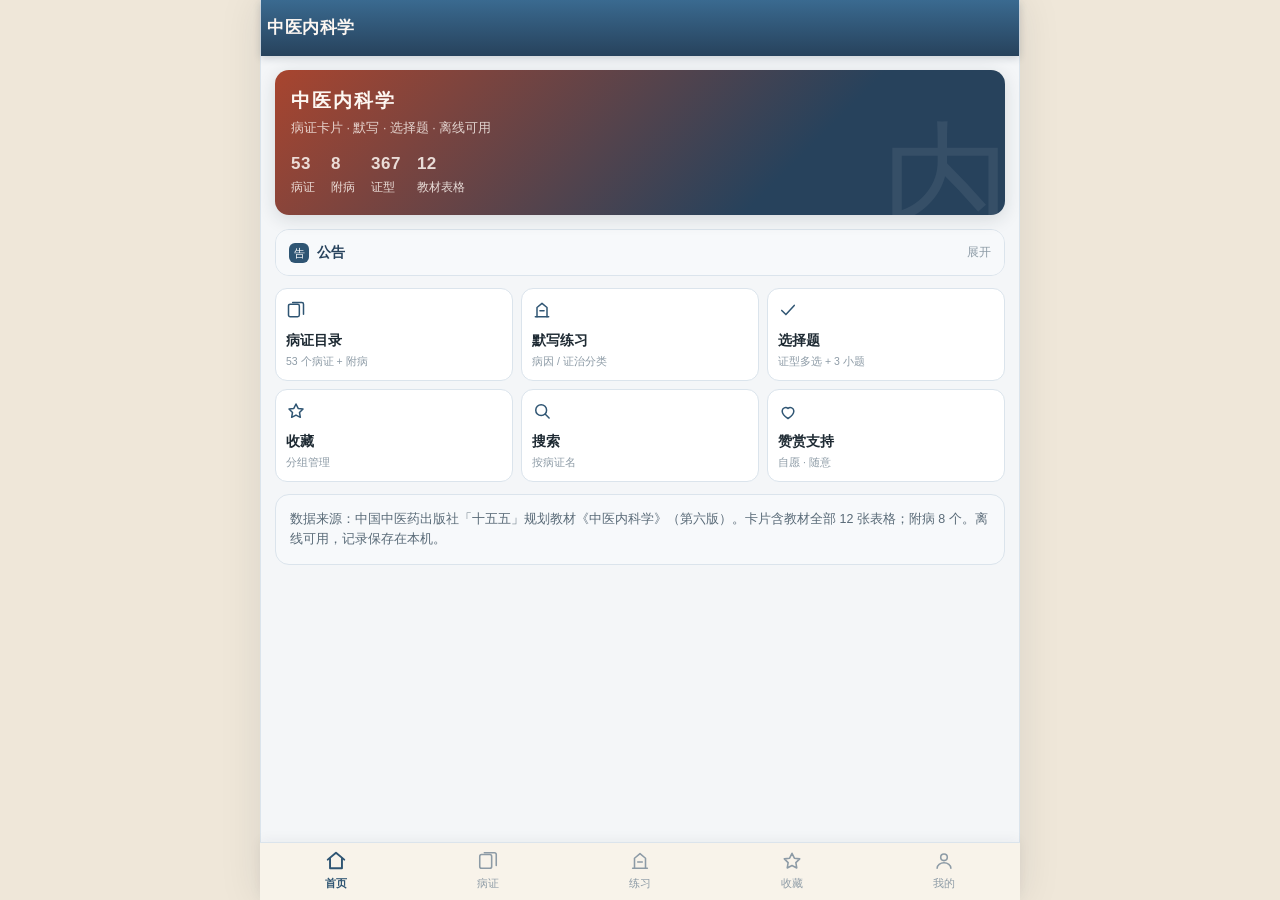
<file: index.html>
<!DOCTYPE html>
<html lang="zh-CN">
<head>
<meta charset="utf-8">
<meta name="viewport" content="width=device-width,initial-scale=1,maximum-scale=1,user-scalable=no,viewport-fit=cover">
<meta name="theme-color" content="#2f5573">
<meta name="format-detection" content="telephone=no">
<meta name="description" content="中医内科学背诵卡片与练习（离线可用）">
<title>中医内科学</title>
<link rel="stylesheet" href="app.css">
<meta name="apple-mobile-web-app-capable" content="yes">
<meta name="apple-mobile-web-app-status-bar-style" content="default">
<meta name="apple-mobile-web-app-title" content="中医内科学">
<meta name="mobile-web-app-capable" content="yes">
<link rel="manifest" href="manifest.webmanifest">
<link rel="apple-touch-icon" sizes="180x180" href="icons/apple-touch-icon.png">
<link rel="icon" type="image/png" sizes="192x192" href="icons/icon-192.png">
</head>
<body>
<div id="app">
  <header id="hd"></header>
  <main id="main"><div class="empty">载入中…</div></main>
  <nav id="tabbar"></nav>
</div>
<div id="toast" aria-live="polite"></div>
<div id="dialog"></div>
<script src="js/version.js"></script>
<script src="data/diseases.js"></script>
<script src="js/core.js"></script>
<script src="js/ui.js"></script>
<script src="js/cards.js"></script>
<script src="js/practice.js"></script>
<script src="js/misc.js"></script>
<script src="js/boot.js"></script>
<script>
/* 中医内科学 · 注册 Service Worker（离线可用；失败不影响已缓存资源） */
(function () {
  if (!('serviceWorker' in navigator)) return;
  window.addEventListener('load', function () {
    navigator.serviceWorker.register('sw.js', { scope: './' }).catch(function () {});
  });
})();
</script>
</body>
</html>
</file>
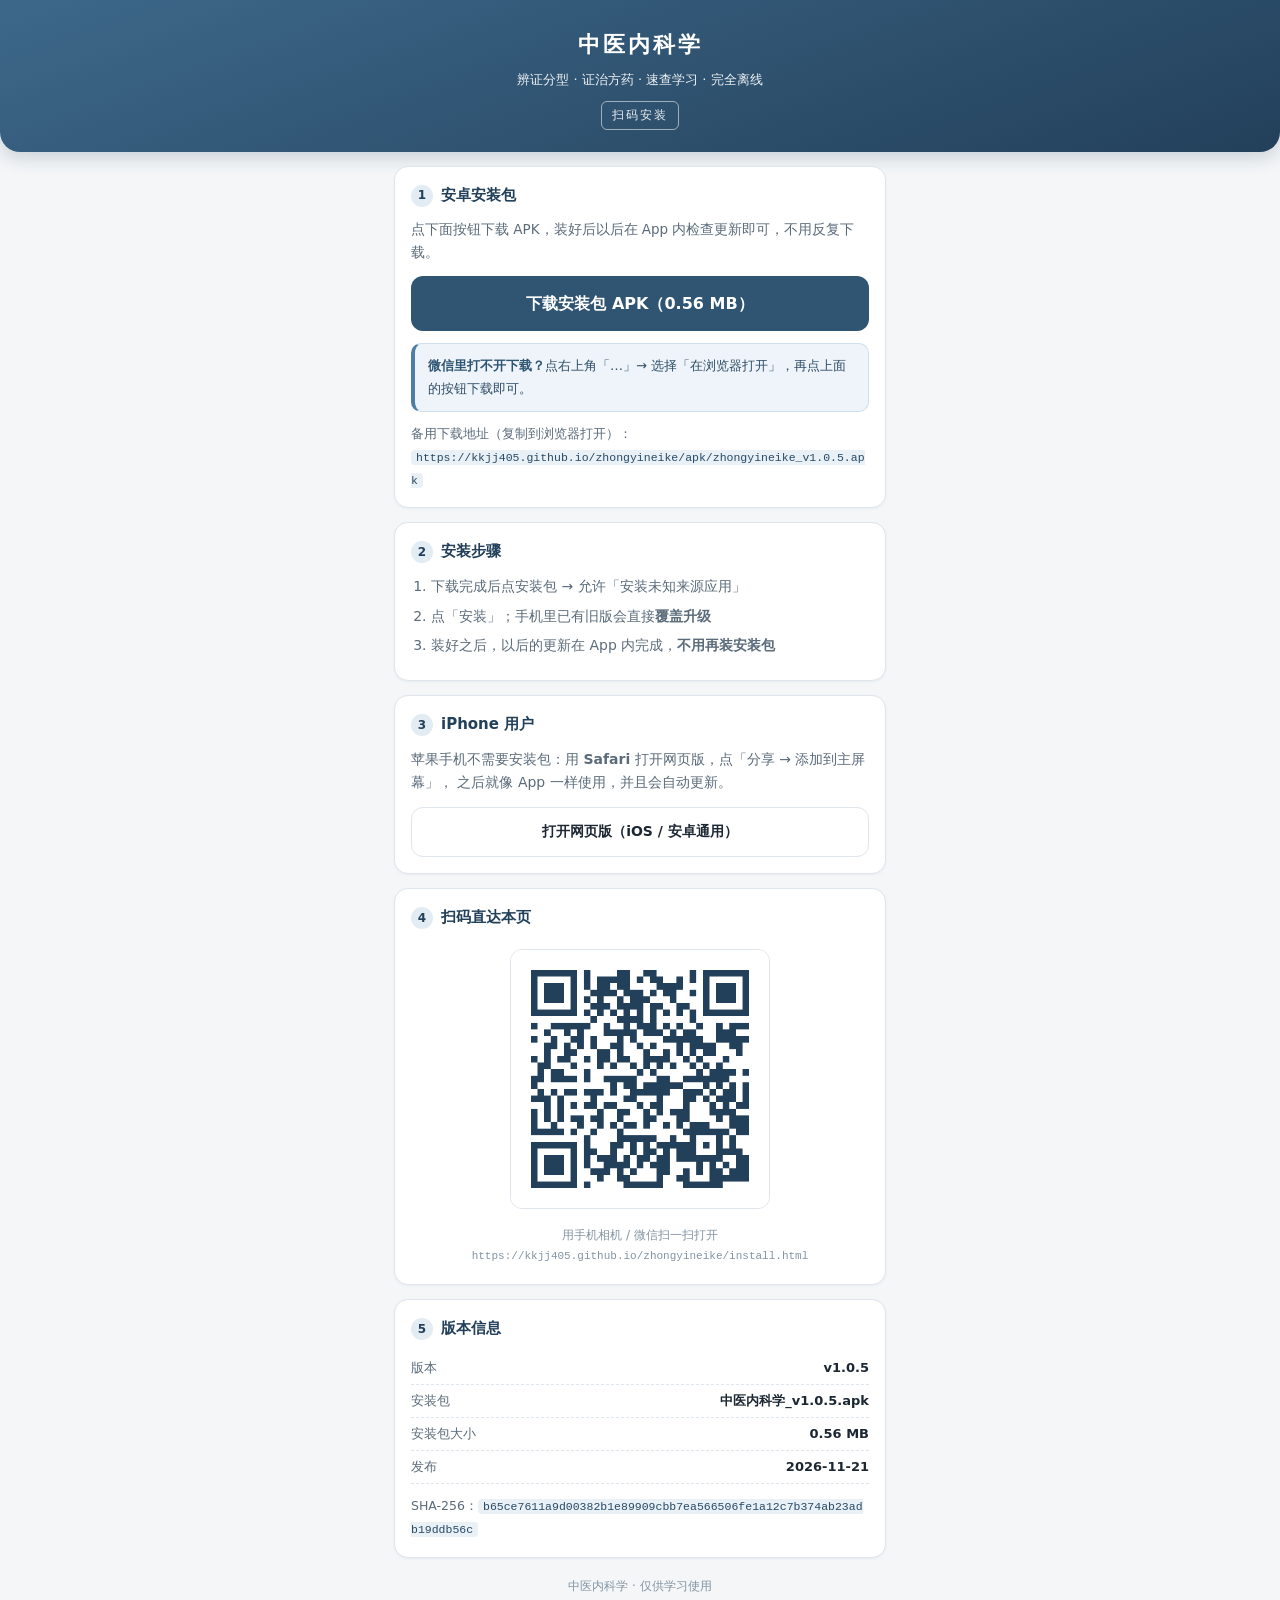
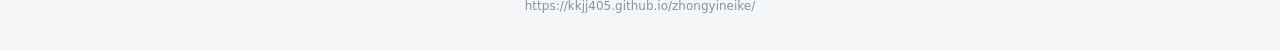
<file: install.html>
<!DOCTYPE html>
<html lang="zh-CN">
<head>
<meta charset="utf-8">
<meta name="viewport" content="width=device-width,initial-scale=1,viewport-fit=cover">
<meta name="theme-color" content="#2f5573">
<title>中医内科学 · 扫码安装</title>
<style>
:root{--paper:#f4f6f8;--dai:#2f5573;--dai-d:#23405a;--ink:#1c2733;--ink2:#5b6b7a;--line:#dfe5ec}
*{box-sizing:border-box;-webkit-tap-highlight-color:transparent}
body{margin:0;background:var(--paper);color:var(--ink);
  font:15px/1.7 -apple-system,BlinkMacSystemFont,"PingFang SC","Noto Sans CJK SC","Microsoft YaHei",system-ui,sans-serif;
  -webkit-font-smoothing:antialiased;padding-bottom:34px}
.wrap{max-width:520px;margin:0 auto;padding:0 14px}
header{background:linear-gradient(160deg,#3d688a,#23405a);color:#fff;padding:26px 0 22px;text-align:center;
  border-radius:0 0 20px 20px;box-shadow:0 6px 18px rgba(35,64,90,.20)}
header h1{margin:0 0 6px;font-size:22px;letter-spacing:3px}
header p{margin:0;font-size:13px;opacity:.92}
.card{background:#ffffff;border:1px solid var(--line);border-radius:14px;padding:16px;margin-top:14px;
  box-shadow:0 1px 3px rgba(44,66,84,.05)}
.card h2{margin:0 0 10px;font-size:15px;display:flex;align-items:center;gap:8px;color:var(--dai-d)}
.card h2 i{width:22px;height:22px;border-radius:50%;background:#e3ecf3;color:var(--dai-d);
  font-style:normal;font-size:12px;font-weight:700;display:flex;align-items:center;justify-content:center;flex:0 0 22px}
.btn{display:block;text-align:center;text-decoration:none;border-radius:12px;padding:14px;font-size:16px;font-weight:700;
  background:var(--dai);color:#fff;margin-top:12px}
.btn:active{background:var(--dai-d)}
.btn.ghost{background:#ffffff;color:var(--ink);border:1px solid var(--line);font-weight:600;font-size:14px;padding:12px}
.note{background:#eef4f9;border:1px solid #cfdfec;border-left:4px solid #4d7ea6;border-radius:10px;
  padding:11px 13px;font-size:13px;color:#2f4d67;line-height:1.7;margin-top:12px}
.note b{color:#2f5573}
ol{margin:8px 0 0;padding-left:20px;font-size:14px;color:var(--ink2)}
ol li{margin-bottom:6px}
.qrbox{text-align:center;padding:8px 0 2px}
.qrbox img{width:min(70vw,260px);height:auto;border-radius:12px;border:1px solid var(--line);background:#fff}
.qrbox .tip{font-size:12px;color:#8394a3;margin-top:8px}
.kv{display:flex;justify-content:space-between;font-size:13px;color:var(--ink2);padding:5px 0;border-bottom:1px dashed var(--line)}
.kv:last-child{border-bottom:0}
.kv b{color:var(--ink)}
.meta{font-size:12.5px;color:var(--ink2);margin-top:10px;line-height:1.85;word-break:break-all}
.meta code{background:#e9f0f6;padding:1px 5px;border-radius:4px;font-size:11.5px;color:#284a66}
footer{text-align:center;color:#8394a3;font-size:12px;margin-top:18px;line-height:1.7}
.seal{display:inline-block;margin-top:10px;padding:3px 10px;border:1px solid rgba(255,255,255,.6);border-radius:6px;
  font-size:12px;letter-spacing:2px;opacity:.9}
</style>
</head>
<body>
<header>
  <h1>中医内科学</h1>
  <p>辨证分型 · 证治方药 · 速查学习 · 完全离线</p>
  <div class="seal">扫码安装</div>
</header>
<div class="wrap">

  <div class="card">
    <h2><i>1</i>安卓安装包</h2>
    <p style="font-size:13.5px;color:var(--ink2);margin:0 0 6px">
      点下面按钮下载 APK，装好后以后在 App 内检查更新即可，不用反复下载。
    </p>
    <a class="btn" href="apk/zhongyineike_v1.0.5.apk" download>下载安装包 APK（0.56 MB）</a>
    <div class="note">
      <b>微信里打不开下载？</b>点右上角「…」→ 选择「在浏览器打开」，再点上面的按钮下载即可。
    </div>
    <div class="meta">备用下载地址（复制到浏览器打开）：<br><code>https://kkjj405.github.io/zhongyineike/apk/zhongyineike_v1.0.5.apk</code></div>
  </div>

  <div class="card">
    <h2><i>2</i>安装步骤</h2>
    <ol>
      <li>下载完成后点安装包 → 允许「安装未知来源应用」</li>
      <li>点「安装」；手机里已有旧版会直接<b>覆盖升级</b></li>
      <li>装好之后，以后的更新在 App 内完成，<b>不用再装安装包</b></li>
    </ol>
  </div>

  <div class="card">
    <h2><i>3</i>iPhone 用户</h2>
    <p style="font-size:14px;color:var(--ink2);margin:0 0 10px">
      苹果手机不需要安装包：用 <b>Safari</b> 打开网页版，点「分享 → 添加到主屏幕」，
      之后就像 App 一样使用，并且会自动更新。
    </p>
    <a class="btn ghost" href="https://kkjj405.github.io/zhongyineike/">打开网页版（iOS / 安卓通用）</a>
  </div>

  <div class="card">
    <h2><i>4</i>扫码直达本页</h2>
    <div class="qrbox">
      <img src="[data-uri]" alt="扫码打开安装页">
      <div class="tip">用手机相机 / 微信扫一扫打开 <br><code style="font-size:11px">https://kkjj405.github.io/zhongyineike/install.html</code></div>
    </div>
  </div>

  <div class="card">
    <h2><i>5</i>版本信息</h2>
    <div class="kv"><span>版本</span><b>v1.0.5</b></div>
    <div class="kv"><span>安装包</span><b>中医内科学_v1.0.5.apk</b></div>
    <div class="kv"><span>安装包大小</span><b>0.56 MB</b></div>
    <div class="kv"><span>发布</span><b>2026-11-21</b></div>
    <div class="meta">SHA-256：<code>b65ce7611a9d00382b1e89909cbb7ea566506fe1a12c7b374ab23adb19ddb56c</code></div>
  </div>

  <footer>
    中医内科学 · 仅供学习使用<br>
    https://kkjj405.github.io/zhongyineike/
  </footer>
</div>
</body>
</html>
</file>
<file: app.css>
/* 中药学 · 宣纸米色 + 赭石棕 主题 */
:root{
  --paper:#f4f6f8; --paper-2:#e9eef2; --paper-3:#dbe3ea;
  --card:#ffffff; --card-2:#f7f9fb;
  --ink:#1e2a33; --ink-2:#5a6b78; --ink-3:#8d9ba6;
  --brown:#2f5573; --brown-d:#27425c; --brown-l:#7d95ad;
  --red:#a8382f; --red-l:#d08b80;
  --green:#2f7d4e; --green-l:#e4efe4;
  --blue:#2f5573; --blue-l:#e6eef7;
  --line:#dbe4ec; --line-2:#c4d2de;
  --sd:0 1px 2px rgba(30,42,51,.05), 0 2px 10px rgba(30,42,51,.06);
  --sd-2:0 4px 18px rgba(30,42,51,.14);
  --r:14px; --r-s:10px;
  --hd:56px; --tab:58px;
}
*{box-sizing:border-box;-webkit-tap-highlight-color:transparent}
html,body{margin:0;padding:0;height:100%}
body{
  background:var(--paper-2); color:var(--ink);
  font-family:-apple-system,BlinkMacSystemFont,"PingFang SC","Hiragino Sans GB","Microsoft YaHei","Source Han Sans SC",sans-serif;
  font-size:15px; line-height:1.65; -webkit-text-size-adjust:100%;
  overscroll-behavior-y:none;
}
.serif{font-family:"Songti SC","STSong","Noto Serif SC",Georgia,serif}
#app{
  position:relative; max-width:760px; margin:0 auto; min-height:100%;
  background:var(--paper); box-shadow:0 0 40px rgba(30,42,51,.10);
  display:flex; flex-direction:column;
}
/* ---------- 头部 ---------- */
#hd{
  position:sticky; top:0; z-index:30; height:var(--hd);
  display:flex; align-items:center; gap:6px; padding:0 10px 0 6px;
  background:linear-gradient(180deg,#3a6a90,#27425c);
  color:#fdf7f2; box-shadow:0 2px 8px rgba(23,42,60,.20);
  padding-top:env(safe-area-inset-top);
  height:calc(var(--hd) + env(safe-area-inset-top));
}
#hd .hd-title{font-size:17px; font-weight:600; letter-spacing:.5px; flex:1; min-width:0;
  overflow:hidden; text-overflow:ellipsis; white-space:nowrap}
#hd .hd-title small{font-weight:400; opacity:.75; font-size:12px; margin-left:6px}
.hd-btn{
  flex:0 0 auto; height:36px; min-width:36px; padding:0 10px; border:0; border-radius:9px;
  background:rgba(255,255,255,.14); color:#fff; font-size:14px; display:inline-flex;
  align-items:center; justify-content:center; gap:4px; cursor:pointer;
}
.hd-btn:active{background:rgba(255,255,255,.26)}
.hd-btn svg{width:18px;height:18px;fill:none;stroke:currentColor;stroke-width:1.9;stroke-linecap:round;stroke-linejoin:round}
/* ---------- 主体 ---------- */
#main{
  flex:1; padding:14px 14px calc(var(--tab) + env(safe-area-inset-bottom) + 22px);
  min-height:calc(100vh - var(--hd) - var(--tab));
}
#main.has-bar{padding-bottom:calc(var(--tab) + env(safe-area-inset-bottom) + 78px)}
/* ---------- 底部导航 ---------- */
#tabbar{
  position:fixed; left:50%; transform:translateX(-50%); bottom:0; z-index:40;
  width:100%; max-width:760px; height:calc(var(--tab) + env(safe-area-inset-bottom));
  padding-bottom:env(safe-area-inset-bottom);
  display:flex; background:rgba(248,243,234,.97); backdrop-filter:blur(8px);
  border-top:1px solid var(--line); box-shadow:0 -2px 12px rgba(30,42,51,.05);
}
#tabbar a{
  flex:1; display:flex; flex-direction:column; align-items:center; justify-content:center;
  gap:2px; text-decoration:none; color:var(--ink-3); font-size:11px; letter-spacing:.3px;
}
#tabbar a svg{width:22px;height:22px;fill:none;stroke:currentColor;stroke-width:1.7;stroke-linecap:round;stroke-linejoin:round}
#tabbar a.on{color:var(--brown); font-weight:600}
#tabbar a.on svg{stroke-width:2.1}
/* ---------- 通用 ---------- */
svg{flex:0 0 auto; overflow:visible}
.notice .nt svg{width:16px;height:16px;fill:none;stroke:currentColor;stroke-width:1.8;stroke-linecap:round}
.list .li > span svg{width:20px;height:20px;fill:none;stroke:currentColor;stroke-width:1.7;stroke-linecap:round;stroke-linejoin:round}
.btn svg{width:17px;height:17px;fill:none;stroke:currentColor;stroke-width:1.8;stroke-linecap:round;stroke-linejoin:round}
.card{background:var(--card); border:1px solid var(--line); border-radius:var(--r); box-shadow:var(--sd); padding:14px; margin-bottom:12px}
.card.flat{box-shadow:none; background:var(--card-2)}
.row{display:flex; align-items:center; gap:10px}
.row.between{justify-content:space-between}
.row.wrap{flex-wrap:wrap}
.grow{flex:1; min-width:0}
.muted{color:var(--ink-2)}
.dim{color:var(--ink-3)}
.small{font-size:12.5px}
.tiny{font-size:11.5px}
.b{font-weight:600}
.center{text-align:center}
.mt0{margin-top:0}.mt6{margin-top:6px}.mt10{margin-top:10px}.mt14{margin-top:14px}.mt18{margin-top:18px}
.mb0{margin-bottom:0}.mb6{margin-bottom:6px}.mb10{margin-bottom:10px}
.hr{height:1px;background:var(--line);margin:12px 0;border:0}
.empty{padding:44px 16px; text-align:center; color:var(--ink-3); font-size:14px}
.empty .em-ico{font-size:30px; opacity:.5; display:block; margin-bottom:8px}
h1,h2,h3,h4{margin:0 0 8px; line-height:1.35}
h1{font-size:20px}h2{font-size:17px}h3{font-size:15.5px}h4{font-size:14px}
p{margin:0 0 8px}
a{color:var(--brown); text-decoration:none}
/* 按钮 */
.btn{
  display:inline-flex; align-items:center; justify-content:center; gap:5px;
  height:42px; padding:0 18px; border-radius:11px; border:1px solid var(--line-2);
  background:var(--card); color:var(--ink); font-size:15px; font-weight:500;
  cursor:pointer; user-select:none; font-family:inherit;
}
.btn:active{transform:scale(.985); background:var(--card-2)}
.btn.primary{background:linear-gradient(180deg,#3d6f96,#2f5573); border-color:#20374d; color:#fff}
.btn.primary:active{background:#27425c}
.btn.danger{color:var(--red); border-color:#e6c6c0; background:#f8f1f0}
.btn.ghost{background:transparent; border-color:transparent; color:var(--brown)}
.btn.block{width:100%}
.btn.sm{height:34px; padding:0 12px; font-size:13.5px; border-radius:9px}
.btn.xs{height:28px; padding:0 9px; font-size:12.5px; border-radius:8px}
.btn[disabled]{opacity:.45; pointer-events:none}
.btn.on{background:var(--brown); color:#fff; border-color:var(--brown-d)}
/* 标签/胶囊 */
.chip{display:inline-flex; align-items:center; gap:4px; height:26px; padding:0 10px; border-radius:20px;
  background:var(--paper-2); border:1px solid var(--line); color:var(--brown-d); font-size:12.5px}
.chip.solid{background:#e8eef4; border-color:#c9d7e3}
.chip.gray{color:var(--ink-2); background:var(--paper-2)}
.chip.on{background:var(--brown); border-color:var(--brown-d); color:#fff}
.badge{display:inline-block; min-width:18px; height:18px; line-height:18px; padding:0 5px; border-radius:9px;
  background:var(--brown); color:#fff; font-size:11px; text-align:center}
.badge.gray{background:var(--line-2); color:var(--ink-2)}
/* 分段控件 */
.seg{display:flex; background:var(--paper-2); border:1px solid var(--line); border-radius:11px; padding:3px; gap:3px}
.seg button{flex:1; height:36px; border:0; border-radius:8px; background:transparent; color:var(--ink-2);
  font-size:14px; font-family:inherit; cursor:pointer}
.seg button.on{background:var(--card); color:var(--brown-d); font-weight:600; box-shadow:0 1px 4px rgba(90,70,40,.12)}
/* 表单 */
.field{margin-bottom:12px}
.field > label{display:block; font-size:13px; color:var(--ink-2); margin-bottom:5px}
.input, textarea.input{
  width:100%; border:1px solid var(--line-2); border-radius:10px; background:var(--card);
  padding:10px 12px; font-size:15px; color:var(--ink); font-family:inherit; line-height:1.6;
  outline:none; -webkit-appearance:none;
}
.input:focus, textarea.input:focus{border-color:var(--brown-l); box-shadow:0 0 0 3px rgba(47,85,115,.15)}
textarea.input{resize:vertical; min-height:88px}
.searchbox{position:relative}
.searchbox .input{padding-left:38px; height:44px}
.searchbox .s-ico{position:absolute; left:12px; top:12px; width:20px; height:20px;
  fill:none; stroke:var(--ink-3); stroke-width:1.9; stroke-linecap:round}
/* 开关 */
.switch{position:relative; width:46px; height:27px; flex:0 0 auto}
.switch input{position:absolute; opacity:0; width:0; height:0}
.switch .sl{position:absolute; inset:0; background:var(--line-2); border-radius:20px; transition:.18s}
.switch .sl:before{content:""; position:absolute; width:21px; height:21px; left:3px; top:3px;
  background:#fff; border-radius:50%; transition:.18s; box-shadow:0 1px 3px rgba(0,0,0,.18)}
.switch input:checked + .sl{background:var(--brown)}
.switch input:checked + .sl:before{transform:translateX(19px)}
/* 复选 */
.ck{display:inline-flex; align-items:center; gap:7px; cursor:pointer; user-select:none}
.ck input{width:18px; height:18px; accent-color:var(--brown); margin:0}
/* 列表 */
.list{background:var(--card); border:1px solid var(--line); border-radius:var(--r); overflow:hidden}
.list .li{display:flex; align-items:center; gap:10px; padding:13px 14px; border-bottom:1px solid var(--line);
  background:var(--card); cursor:pointer}
.list .li:last-child{border-bottom:0}
.list .li:active{background:var(--card-2)}
.list .li .li-t{flex:1; min-width:0}
.list .li .li-t .t{font-size:15px}
.list .li .li-t .s{font-size:12px; color:var(--ink-3); margin-top:1px}
.list .li .arrow{color:var(--line-2); font-size:18px}
/* 目录 */
.chap{margin-bottom:10px; border:1px solid var(--line); border-radius:var(--r); background:var(--card); overflow:hidden}
.chap-hd{display:flex; align-items:center; gap:9px; padding:12px 13px; cursor:pointer; background:var(--card-2)}
.chap-hd .cn{font-size:15px; font-weight:600; color:var(--brown-d); flex:1}
.chap-hd .caret{width:16px;height:16px;stroke:var(--ink-3);fill:none;stroke-width:2;stroke-linecap:round;stroke-linejoin:round;transition:.16s}
.chap.open .caret{transform:rotate(90deg)}
.chap-bd{display:none; padding:4px 0 8px}
.chap.open .chap-bd{display:block}
.sec{padding:6px 13px 2px}
.sec-t{font-size:12.5px; color:var(--ink-3); padding:5px 0 4px; letter-spacing:.4px}
.dr{display:flex; align-items:center; gap:8px; padding:9px 12px; margin:1px 8px; border-radius:9px; cursor:pointer}
.dr:active{background:var(--paper-2)}
.dr .nm{font-size:15.5px; font-family:"Songti SC","STSong","Noto Serif SC",serif; letter-spacing:.5px}
.dr.attach{padding-left:26px}
.dr.attach .nm{font-size:14.5px; color:var(--ink-2)}
.dr .flags{margin-left:auto; display:flex; gap:5px; align-items:center; font-size:11px; color:var(--ink-3)}
.dr .flag{font-size:11.5px}
.dr.hid .nm{text-decoration:line-through; color:var(--ink-3)}
.dr.sel{background:#e3ecf3}
.dr .ck input{width:17px;height:17px}
/* 卡片正文 */
.drug-title{display:flex; align-items:baseline; gap:8px; flex-wrap:wrap}
.drug-title .n{font-size:26px; font-family:"Songti SC","STSong","Noto Serif SC",serif; font-weight:600; letter-spacing:2px}
.drug-title .p{font-size:13px; color:var(--ink-3)}
.sec-block{margin-top:14px}
.sec-label{display:flex; align-items:center; gap:7px; font-size:13px; color:var(--brown);
  font-weight:600; letter-spacing:1px; margin-bottom:6px}
.sec-label:before{content:""; width:3px; height:13px; border-radius:2px; background:var(--brown-l)}
.sec-body{font-size:15.5px; line-height:1.85; color:var(--ink)}
.eff-wrap{display:flex; flex-wrap:wrap; gap:7px}
.eff{background:#f7ebe5; border:1px solid #e6cec4; color:#27425c; border-radius:8px; padding:4px 10px; font-size:14.5px}
.app-item{margin-bottom:10px}
.app-t{font-weight:600; color:var(--brown-d); font-size:15px; margin-bottom:2px}
.app-d{font-size:14.6px; line-height:1.8; color:var(--ink); text-align:justify}
.app-tail{font-size:14.4px; line-height:1.8; color:var(--ink-2); margin-top:6px; padding-left:10px; border-left:2px solid var(--line)}
.note-inline{background:#fdf8e9; border:1px solid #e8dcb8; border-radius:10px; padding:10px 12px; color:#6b5420; font-size:13.6px}
.tag-row{display:flex; flex-wrap:wrap; gap:6px}
/* 卡片底部操作 */
.act-row{display:grid; grid-template-columns:repeat(5,1fr); gap:8px; margin-top:16px}
.act{display:flex; flex-direction:column; align-items:center; gap:4px; padding:10px 2px; border:1px solid var(--line);
  border-radius:11px; background:var(--card); color:var(--ink-2); font-size:11.5px; cursor:pointer}
.act:active{background:var(--card-2)}
.act svg{width:20px;height:20px;fill:none;stroke:currentColor;stroke-width:1.8;stroke-linecap:round;stroke-linejoin:round}
.act.on{color:var(--brown); border-color:var(--brown-l); background:#f8ede8}
.act.on svg{stroke:var(--brown)}
.act.red{color:var(--red)}
.pager{display:flex; align-items:center; gap:10px; margin-top:14px}
.pager .btn{flex:1}
.pager .pc{font-size:12px; color:var(--ink-3); min-width:74px; text-align:center}
/* 浮动操作条 */
.fbar{position:fixed; left:50%; transform:translateX(-50%); bottom:calc(var(--tab) + env(safe-area-inset-bottom));
  width:100%; max-width:760px; z-index:35; padding:8px 12px;
  background:rgba(248,243,234,.98); border-top:1px solid var(--line); box-shadow:0 -3px 12px rgba(70,35,20,.07);
  display:flex; gap:8px; align-items:center}
/* 练习 */
.qhead{display:flex; align-items:center; gap:10px; margin-bottom:12px}
.progress{flex:1; height:7px; border-radius:6px; background:var(--paper-3); overflow:hidden}
.progress i{display:block; height:100%; background:linear-gradient(90deg,#d08b6f,#9e3d2f); border-radius:6px; transition:.2s}
.pbar-txt{font-size:12px; color:var(--ink-2); min-width:56px; text-align:right}
.qname{font-size:30px; font-family:"Songti SC","STSong","Noto Serif SC",serif; letter-spacing:3px; text-align:center; margin:10px 0 4px}
.qmeta{text-align:center; font-size:12.5px; color:var(--ink-3); margin-bottom:14px}
.ansbox{background:#f8f1e2; border:1px dashed var(--line-2); border-radius:12px; padding:12px 14px}
.ansbox.ok{background:var(--green-l); border-color:#b9d8bb}
.ansbox .al{font-size:12px; color:var(--green); font-weight:600; margin-bottom:6px; letter-spacing:.5px}
.opt{display:flex; gap:10px; align-items:flex-start; padding:12px 13px; border:1px solid var(--line);
  border-radius:11px; background:var(--card); margin-bottom:9px; cursor:pointer; font-size:15px; line-height:1.6}
.opt:active{background:var(--card-2)}
.opt .oi{flex:0 0 auto; width:22px; height:22px; border-radius:50%; border:1.6px solid var(--line-2);
  color:var(--ink-3); font-size:12.5px; display:flex; align-items:center; justify-content:center; margin-top:1px}
.opt.sel{border-color:var(--brown); background:#f8ebe6}
.opt.sel .oi{background:var(--brown); border-color:var(--brown); color:#fff}
.opt.right{border-color:#86c49a; background:var(--green-l)}
.opt.right .oi{background:var(--green); border-color:var(--green); color:#fff}
.opt.wrong{border-color:#d9a79f; background:#fbf1ef}
.opt.wrong .oi{background:var(--red); border-color:var(--red); color:#fff}
.opt.lock{pointer-events:none}
.opt .ot{flex:1}
/* 首页 */
.hero{position:relative; overflow:hidden; border-radius:var(--r); padding:18px 16px;
  background:linear-gradient(135deg,#a8452f,#27425c 70%); color:#fdf7f2; box-shadow:var(--sd-2); margin-bottom:14px}
.hero:after{content:"内"; position:absolute; right:-6px; bottom:-34px; font-size:130px;
  font-family:"Songti SC","STSong",serif; color:rgba(255,255,255,.07); line-height:1}
.hero h1{font-size:19px; letter-spacing:2px; margin-bottom:4px; font-family:"Songti SC","STSong",serif}
.hero p{font-size:12.5px; opacity:.8; margin:0}
.hero .mini{margin-top:12px; display:flex; gap:16px; font-size:11.5px; opacity:.85}
.hero .mini b{display:block; font-size:17px; font-weight:600; opacity:1; letter-spacing:.5px}
.notice{background:#eef3f8; border:1px solid #c9d7e3; border-radius:var(--r); padding:12px 14px; margin-bottom:14px}
.notice .nt{display:flex; align-items:center; gap:6px; font-size:12.5px; color:#27425c; font-weight:600; margin-bottom:5px}
.notice .nb{font-size:13.2px; color:#3d4f5e; line-height:1.7}
.grid2{display:grid; grid-template-columns:1fr 1fr; gap:10px}
.tile{position:relative; background:var(--card); border:1px solid var(--line); border-radius:13px;
  padding:14px 13px; box-shadow:var(--sd); cursor:pointer; overflow:hidden}
.tile:active{background:var(--card-2)}
.tile .tt{font-size:15.5px; font-weight:600; color:var(--brown-d)}
.tile .ts{font-size:11.8px; color:var(--ink-3); margin-top:3px}
.tile .ti{position:absolute; right:10px; top:12px; font-size:20px; opacity:.35}
.stat-row{display:flex; gap:8px; margin-bottom:14px}
.stat{flex:1; background:var(--card); border:1px solid var(--line); border-radius:11px; padding:10px 6px; text-align:center}
.stat b{display:block; font-size:18px; color:var(--brown-d); letter-spacing:.5px}
.stat span{font-size:11px; color:var(--ink-3)}
/* 弹窗 */
#dialog{position:fixed; inset:0; z-index:80; display:none; align-items:center; justify-content:center;
  background:rgba(40,22,14,.46); padding:24px}
#dialog.on{display:flex}
.dlg{width:100%; max-width:340px; background:var(--card); border-radius:16px; box-shadow:0 12px 40px rgba(15,25,35,.32);
  padding:20px 18px 14px; animation:pop .16s ease-out}
@keyframes pop{from{transform:scale(.94); opacity:.4}to{transform:scale(1); opacity:1}}
.dlg h3{font-size:16.5px; margin-bottom:8px; color:var(--brown-d)}
.dlg .dtxt{font-size:14px; color:var(--ink-2); line-height:1.7; margin-bottom:14px; white-space:pre-wrap}
.dlg .dact{display:flex; gap:8px}
.dlg .dact .btn{flex:1; height:40px; font-size:14.5px}
#toast{position:fixed; left:50%; bottom:calc(var(--tab) + env(safe-area-inset-bottom) + 26px);
  transform:translateX(-50%) translateY(10px); z-index:90; background:rgba(52,26,18,.93); color:#fff;
  font-size:13.5px; padding:9px 16px; border-radius:20px; opacity:0; transition:.2s; pointer-events:none;
  max-width:82%; text-align:center}
#toast.on{opacity:1; transform:translateX(-50%) translateY(0)}
/* 打赏 */
.tip-text{font-size:15.5px; line-height:2; color:#5b4630; text-align:justify;
  background:#fbf5e8; border:1px solid #e8d9bb; border-radius:var(--r); padding:16px 15px}
.qr-wrap{margin-top:16px; text-align:center}
.qr-wrap img{width:min(78%,320px); border-radius:12px; border:1px solid var(--line); background:#fff; box-shadow:var(--sd)}
/* 折叠段 */
.acc{border:1px solid var(--line); border-radius:var(--r); background:var(--card); margin-bottom:10px; overflow:hidden}
.acc-hd{display:flex; align-items:center; gap:8px; padding:12px 13px; cursor:pointer; background:var(--card-2); font-size:14.5px; font-weight:600; color:var(--brown-d)}
.acc-bd{display:none; padding:12px 14px; font-size:14.4px; line-height:1.85; color:var(--ink)}
.acc.open .acc-bd{display:block}
@media (min-width:761px){
  body{background:#efe7d9}
  #app{border-left:1px solid var(--line); border-right:1px solid var(--line)}
}

/* 卡片分页阅读 */
.cpager{display:flex; align-items:center; gap:8px; background:var(--paper-2); border:1px solid var(--line);
  border-radius:10px; padding:6px 8px; margin-top:14px}
.cpager .cpt{flex:1; text-align:center; font-size:12px; color:var(--ink-2)}

/* ===== 方剂学专有样式 ===== */
.act-row.six{grid-template-columns:repeat(3,1fr)}
.fx-compo{font-size:15.5px; line-height:1.9; color:var(--ink)}
.fx-song{font-family:"Songti SC","STSong","Noto Serif SC",serif; font-size:16.5px; line-height:1.95; color:#27425c;
  background:#eef3f8; border:1px dashed #c9d7e3; border-radius:10px; padding:10px 12px}
.fx-func{font-size:15px; color:#27425c; font-weight:600}
.fx-ind{font-size:15px; line-height:1.85; margin-bottom:6px}
.fx-apply{font-size:14.4px; line-height:1.85; color:var(--ink-2); margin-bottom:6px}
.fx-role{display:flex; gap:10px; margin-bottom:10px; align-items:flex-start}
.fx-badge{flex:0 0 auto; width:26px; height:26px; border-radius:8px; background:#e8eef4; color:#27425c;
  font-weight:700; font-size:14px; display:flex; align-items:center; justify-content:center; border:1px solid #c9d7e3}
.fx-role-body{flex:1; min-width:0}
.fx-line{font-size:14.6px; line-height:1.85; margin-bottom:4px}
.fx-line b{color:#27425c; font-weight:600}
.fx-peiwu,.fx-zongkuo{color:var(--ink-2); padding-left:10px; border-left:2px solid var(--line)}
.fx-tag{display:inline-block; font-size:11.5px; color:#27425c; background:#e8eef4; border-radius:6px;
  padding:0 6px; margin-right:6px; border:1px solid #c9d7e3}
.fx-note{font-size:13.8px; color:#7a5a2e; background:#fdf8e9; border:1px solid #e8dcb8; border-radius:9px; padding:9px 11px; line-height:1.75}
.fx-plain{margin-top:8px}
.fx-diff{font-size:14.5px; line-height:1.85; color:var(--ink); margin-bottom:8px}
.fx-diffbox{margin-bottom:12px; padding-bottom:10px; border-bottom:1px dashed var(--line)}
.fx-diffbox:last-child{border-bottom:0; padding-bottom:0; margin-bottom:0}
.fx-difftt{font-weight:600; color:#27425c; font-size:14.8px; margin-bottom:3px}
.fx-difftx{font-size:14.2px; line-height:1.82; color:var(--ink)}
.tc-sub{margin-bottom:16px; padding-bottom:12px; border-bottom:1px dashed var(--line)}
.tc-sub:last-child{border-bottom:0}
.tc-sub-hd{font-size:14.5px; font-weight:600; color:#27425c; margin-bottom:8px}
.opt-chip{display:inline-flex; align-items:center; height:38px; padding:0 14px; margin:0 8px 8px 0;
  border:1px solid var(--line); border-radius:10px; background:var(--card); color:var(--ink); font-size:14.5px; cursor:pointer}
.opt-chip.sel{border-color:var(--brown); background:#f8ebe6; color:#27425c; font-weight:600}
.opt-chip.right{border-color:#86c49a; background:var(--green-l); color:#245c3b}
.opt-chip.wrong{border-color:#d9a79f; background:#fbf1ef; color:#8a3b3b}
.opt-chip.lock{pointer-events:none}
.cmp-slot{border:1px dashed var(--line-2); border-radius:12px; padding:12px 14px; background:var(--card); margin-bottom:10px}
.cmp-slot .cs-t{font-size:12px; color:var(--ink-3); margin-bottom:6px}
.cmp-slot .cs-n{font-size:18px; font-family:"Songti SC","STSong",serif; color:#27425c; font-weight:600}
.cmp-sel{width:100%; margin-top:8px; height:42px; border:1px solid var(--line-2); border-radius:10px;
  background:var(--card); font-size:15px; padding:0 10px; color:var(--ink); font-family:inherit}
.cmp-res{margin-top:6px}
.cmp-sec{margin-bottom:12px}
.cmp-lab{font-size:12.5px; color:var(--ink-3); margin-bottom:6px; letter-spacing:.4px}

/* ===== 首页公告折叠 ===== */
.notice .nt{cursor:pointer; user-select:none}
.notice .nb{display:none}
.notice.open .nb{display:block; margin-top:6px}
.notice .ann-tog{font-size:12px; color:var(--ink-3); font-weight:400; margin-left:auto}
.notice .ann-caret{display:inline-flex; width:14px; height:14px; margin-left:4px; transition:transform .18s}
.notice .ann-caret svg{width:14px; height:14px; stroke:var(--ink-3)}
.notice.open .ann-caret{transform:rotate(90deg)}

/* ===== 组成对比：可搜索选择 ===== */
.cmp-slot.on{border-color:var(--brown); box-shadow:0 0 0 3px rgba(47,85,115,.10)}
.cs-pick{display:flex; align-items:center; gap:10px; margin-top:6px; cursor:pointer}
.cs-pick .cs-n{font-size:17px; font-family:"Songti SC","STSong",serif; color:#27425c; font-weight:600; flex:1; min-width:0;
  overflow:hidden; text-overflow:ellipsis; white-space:nowrap}
.cs-pick .cs-btn{flex:0 0 auto; font-size:12.5px; color:var(--ink-3); border:1px solid var(--line-2);
  border-radius:8px; padding:3px 9px; background:var(--card)}
.cs-pick:active .cs-btn{border-color:var(--brown-l)}
.pick-list{max-height:52vh; overflow:auto; -webkit-overflow-scrolling:touch; border:1px solid var(--line);
  border-radius:12px; background:var(--card)}
.pick-item{display:flex; align-items:center; gap:8px; padding:11px 13px; border-bottom:1px solid var(--line); cursor:pointer}
.pick-item:last-child{border-bottom:0}
.pick-item:active{background:var(--paper-2)}
.pick-item .pi-n{font-size:15.5px; color:var(--ink); font-family:"Songti SC","STSong",serif; font-weight:600; flex:0 0 auto; max-width:62%;
  overflow:hidden; text-overflow:ellipsis; white-space:nowrap}
.pick-item .pi-s{font-size:12px; color:var(--ink-3); flex:1; min-width:0; overflow:hidden; text-overflow:ellipsis; white-space:nowrap; text-align:right}

/* =================================================================
 *  中医内科学：5 页卡片 / 表格 / 练习 / 首页（2026-11-21）
 * ================================================================= */
.card-main{padding:12px 12px 10px}
.ct-hd{display:flex;align-items:baseline;gap:8px;margin:2px 2px 8px;flex-wrap:wrap}
.ct-name{font-family:"Songti SC","STSong","Noto Serif SC",serif;font-size:21px;font-weight:700;color:var(--brown-d);letter-spacing:1px}
.ct-sub{font-size:12px;color:var(--ink-3)}
.pg-tabs{display:flex;gap:4px;overflow-x:auto;-webkit-overflow-scrolling:touch;padding:2px 0 8px;border-bottom:1px solid var(--line)}
.pg-tab{flex:0 0 auto;display:inline-flex;align-items:center;gap:4px;border:1px solid var(--line);background:var(--card-2);color:var(--ink-2);border-radius:20px;padding:5px 9px;font-size:11.5px;cursor:pointer;font:inherit}
.pg-tab.on{background:var(--brown);border-color:var(--brown-d);color:#fff;font-weight:600}
.pg-i{width:16px;height:16px;border-radius:50%;background:rgba(0,0,0,.06);display:inline-flex;align-items:center;justify-content:center;font-size:10.5px}
.pg-tab.on .pg-i{background:rgba(255,255,255,.22)}
.ct-body{padding-top:6px}
.sec{margin:4px 0 14px}
.sec-h{font-size:14px;font-weight:700;color:var(--brown-d);margin:0 0 6px;padding-left:8px;border-left:3px solid var(--brown-l)}
.rich p{margin:0 0 8px}
.rich-b{font-weight:700;color:var(--brown-d);margin:10px 0 4px;font-size:14.5px}
.rich-ul{margin:4px 0 10px;padding-left:20px}
.rich-ul li{margin:2px 0}
.rich-ol{margin:4px 0 10px}
.ol-i{display:flex;gap:6px;margin:3px 0}
.ol-n{flex:0 0 auto;color:var(--brown);font-weight:600;min-width:18px}
.rich blockquote{margin:8px 0;padding:8px 12px;border-left:3px solid var(--brown-l);background:var(--card-2);color:var(--ink-2);font-size:13.5px;border-radius:0 8px 8px 0}
.rich-h{font-weight:700;color:var(--brown-d);margin:12px 0 6px;font-size:15px}
.rich-h.lv6{font-size:14px;margin-left:4px;padding-left:8px;border-left:3px solid var(--line-2)}
/* 表格：窄屏横向滚动，单元格自动换行（不得截断） */
.tbl-wrap{overflow-x:auto;-webkit-overflow-scrolling:touch;margin:6px 0 10px;border:1px solid var(--line);border-radius:10px}
.tbl-cap{font-size:12.5px;color:var(--ink-2);margin:10px 0 4px;font-weight:600}
.rich table{width:100%;border-collapse:collapse;font-size:12.5px;line-height:1.55}
.rich th,.rich td{border:1px solid var(--line);padding:6px 8px;text-align:left;vertical-align:top;white-space:normal;word-break:break-word}
.rich th{background:var(--card-2);color:var(--ink);font-weight:600}
.rich td.fc{background:#fafcfe;font-weight:600}
.rich tbody tr:nth-child(even) td{background:#fbfdfe}
.rich th:empty:before{content:"\00a0"}
.fl{color:var(--brown-d);font-weight:600}
/* 证治分类 */
.syn{border:1px solid var(--line);border-radius:11px;margin:8px 0;overflow:hidden;background:var(--card)}
.syn-h{display:flex;align-items:center;gap:8px;padding:8px 10px;background:var(--card-2)}
.syn-n{width:20px;height:20px;border-radius:6px;background:var(--brown);color:#fff;font-size:11.5px;display:inline-flex;align-items:center;justify-content:center;flex:0 0 auto}
.syn-t{font-weight:600;color:var(--brown-d);font-size:14.5px}
.syn-b{padding:8px 10px 2px}
.syn-b p{margin:0 0 6px;font-size:13.5px;line-height:1.7}
.syn-b .fj{color:var(--ink-2);font-size:12.8px;background:var(--card-2);padding:7px 9px;border-radius:8px}
.grp{margin:14px 2px 4px;font-weight:700;color:var(--brown-d);font-size:13.5px;padding-left:8px;border-left:3px solid var(--brown)}
/* 附病入口 */
.att-list{display:flex;flex-direction:column;gap:6px}
.att-link{display:flex;align-items:center;justify-content:space-between;border:1px solid var(--line);border-radius:10px;padding:10px 12px;text-decoration:none;color:var(--ink);background:var(--card-2)}
.att-link .at-nm{font-weight:600}
.at-go{color:var(--brown);font-size:12.5px}
/* 页内翻页 + 病证切换 */
.pager{display:flex;align-items:center;gap:10px;margin-top:10px;padding-top:10px;border-top:1px dashed var(--line)}
.pager .btn{flex:1}
.pg-now{font-size:12px;color:var(--ink-3);min-width:80px;text-align:center}
.pager-row{display:flex;gap:8px;margin:10px 2px 0}
.pager-row .btn{flex:1;height:40px}
/* 卡片内面板（笔记/收藏/编辑/隐藏，非弹窗） */
.panel{border:1px solid var(--line-2);border-radius:12px;background:var(--card-2);padding:10px;margin-top:10px}
.p-hd{display:flex;align-items:center;justify-content:space-between;font-weight:700;color:var(--brown-d);margin-bottom:8px}
.p-ft{display:flex;gap:8px;justify-content:flex-end;margin-top:8px}
.textarea{width:100%;min-height:96px;border:1px solid var(--line-2);border-radius:10px;padding:9px 10px;font:inherit;font-size:13.5px;line-height:1.6;background:var(--card);color:var(--ink);resize:vertical;box-sizing:border-box}
.textarea:focus{outline:none;border-color:var(--brown-l);box-shadow:0 0 0 3px rgba(47,85,115,.12)}
.ef{margin:0 0 8px}
.ef label{display:block;font-size:12px;color:var(--ink-3);margin:0 0 3px}
.ef .input{width:100%}
.sy-ed{border:1px solid var(--line);border-radius:10px;padding:6px 8px;margin:6px 0;background:var(--card)}
.sy-ed summary{cursor:pointer;font-weight:600;font-size:13px;color:var(--brown-d)}
.chip.cn-chip{margin-left:6px;height:20px;font-size:11px;padding:0 6px}
/* 首页公告（默认折叠） */
.announce{background:var(--card);border:1px solid var(--line);border-radius:var(--r);margin-bottom:12px;overflow:hidden}
.ann-hd{display:flex;align-items:center;gap:8px;width:100%;border:0;background:var(--card-2);padding:11px 13px;cursor:pointer;font:inherit}
.ann-ic{width:20px;height:20px;border-radius:6px;background:var(--brown);color:#fff;font-size:11px;display:inline-flex;align-items:center;justify-content:center}
.ann-t{font-weight:600;color:var(--brown-d);flex:1;text-align:left;font-size:14px}
.ann-x{font-size:12px;color:var(--ink-3)}
.ann-bd{display:none;padding:10px 13px 12px}
.announce.open .ann-bd{display:block}
.ann-i{display:flex;gap:6px;font-size:13px;color:var(--ink-2);line-height:1.65;margin:4px 0}
.ann-no{color:var(--brown);font-weight:600}
/* 首页入口 */
.entry-grid{display:grid;grid-template-columns:repeat(3,1fr);gap:8px;margin-bottom:12px}
.entry{display:flex;flex-direction:column;align-items:flex-start;gap:2px;background:var(--card);border:1px solid var(--line);border-radius:12px;padding:11px 10px;text-decoration:none;color:var(--ink)}
.entry:active{background:var(--card-2)}
.e-ic svg{width:20px;height:20px;fill:none;stroke:var(--brown);stroke-width:1.8;stroke-linecap:round;stroke-linejoin:round}
.e-t{font-size:13.5px;font-weight:600}
.e-s{font-size:10.5px;color:var(--ink-3);line-height:1.4}
/* 练习：首页 tile / 设置 / 默写 / 选择题 */
.tile-grid{display:grid;grid-template-columns:1fr 1fr;gap:10px;margin-bottom:12px}
.tile-grid .tile{padding:14px 12px;text-decoration:none;color:var(--ink);display:block}
.tile .t-ic{font-size:20px;color:var(--brown);margin-bottom:4px}
.tile .t-t{font-size:14.5px;font-weight:600;color:var(--brown-d)}
.tile .t-s{font-size:11.5px;color:var(--ink-3);margin-top:2px;line-height:1.5}
.pick-list{max-height:300px;overflow:auto;border:1px solid var(--line);border-radius:10px;padding:4px 0}
.pick{display:flex;align-items:center;gap:8px;padding:7px 10px;border-bottom:1px solid var(--line);font-size:14px;cursor:pointer}
.pick:last-child{border-bottom:0}
.pick input{width:17px;height:17px}
.pick .pk-nm{flex:1}
.sub-h{font-weight:700;color:var(--brown-d);margin:12px 0 6px;font-size:14px}
.mo-ta{min-height:110px}
.mo-syn{border:1px solid var(--line);border-radius:10px;padding:8px 10px;margin:8px 0;background:var(--card-2)}
.mo-syn-h{font-weight:600;color:var(--brown-d);margin-bottom:6px;font-size:13px}
.mo-row{display:flex;align-items:center;gap:8px;margin:5px 0}
.mo-row label{flex:0 0 62px;font-size:12.5px;color:var(--ink-2)}
.mo-row .input{flex:1}
.ans-box{margin-top:12px;border:1px solid var(--line-2);border-radius:12px;padding:10px;background:var(--card-2)}
.ans-h{font-weight:700;color:var(--brown-d);margin-bottom:6px}
.ans-sec{margin:6px 0}
.ans-t{font-weight:600;color:var(--ink);margin:6px 0 4px}
.ans-syn{border-top:1px dashed var(--line);padding:6px 0}
.as-nm{font-weight:600;color:var(--brown-d)}
.as-row{font-size:13px;line-height:1.6}
.as-more{margin-top:4px}
.as-more summary{cursor:pointer;font-size:12px;color:var(--brown)}
.q{border:1px solid var(--line);border-radius:11px;padding:10px;margin:10px 0;background:var(--card)}
.q-hd{display:flex;align-items:center;gap:8px;margin-bottom:6px;flex-wrap:wrap}
.q-nm{font-weight:700;color:var(--brown-d);font-size:15px}
.q-tag{display:inline-block;font-size:10.5px;color:#fff;background:var(--brown);border-radius:6px;padding:1px 6px;margin-right:6px;vertical-align:1px}
.q-stem{font-size:13.8px;line-height:1.65;margin-bottom:8px}
.q-quote{color:var(--ink-2)}
.q-opts{display:flex;flex-direction:column;gap:6px}
.q-opt{display:flex;gap:8px;align-items:flex-start;text-align:left;border:1px solid var(--line);border-radius:9px;background:var(--card);padding:8px 10px;font:inherit;font-size:13.3px;line-height:1.55;cursor:pointer;color:var(--ink)}
.q-opt[disabled]{opacity:.92;cursor:default}
.q-opt.chosen{border-color:var(--brown);background:#eef4f9}
.q-opt.right{border-color:var(--green);background:#eef7f0}
.q-opt.wrong{border-color:var(--red);background:#fbf1f0}
.q-lt{flex:0 0 auto;width:18px;height:18px;border-radius:50%;background:var(--card-2);border:1px solid var(--line-2);font-size:11px;display:inline-flex;align-items:center;justify-content:center;color:var(--ink-2)}
.q-opt.chosen .q-lt{background:var(--brown);border-color:var(--brown);color:#fff}
.q-opt.right .q-lt{background:var(--green);border-color:var(--green);color:#fff}
.q-opt.wrong .q-lt{background:var(--red);border-color:var(--red);color:#fff}
.q-ft{display:flex;justify-content:flex-end;margin-top:8px}
.q-res{margin-top:8px;font-size:13px;font-weight:600}
.q-res.ok{color:var(--green)}
.q-res.bad{color:var(--red)}
.pbar{height:6px;border-radius:4px;background:var(--paper-2);margin-top:7px;overflow:hidden}
.pbar i{display:block;height:100%;background:linear-gradient(90deg,#3d6f96,#2f5573);border-radius:4px;transition:width .25s}
.draft-row{display:flex;align-items:center;gap:8px;padding:8px 0;border-top:1px solid var(--line)}
.draft-row .d-t{font-weight:600;font-size:13.5px}
/* 收藏行 */
.fav-row{display:flex;align-items:center;gap:6px;padding:9px 2px;border-top:1px solid var(--line);text-decoration:none;color:var(--ink)}
.fav-row:first-of-type{border-top:0}
.fav-row .fav-nm{color:var(--ink);text-decoration:none;font-size:14.5px}
.fav-row .fav-nm:active{opacity:.7}
/* 打赏 */
.tip-card{padding:18px 16px;text-align:center}
.tip-t{font-size:14.5px;line-height:1.9;text-align:left;color:var(--ink);margin:0 0 6px}
.qr-wrap{margin:14px auto;width:200px;height:200px;border:1px solid var(--line);border-radius:12px;overflow:hidden;background:#fff}
.qr-img{width:100%;height:100%;object-fit:contain;display:block}
/* 我的 */
.me-card{display:flex;align-items:center;gap:12px}
.me-av{width:46px;height:46px;border-radius:12px;background:var(--brown);color:#fff;font-family:"Songti SC",serif;font-size:22px;display:flex;align-items:center;justify-content:center}
.me-nm{font-weight:700;font-size:16px;color:var(--brown-d)}
.li-ic svg{width:19px;height:19px;fill:none;stroke:var(--brown);stroke-width:1.7;stroke-linecap:round;stroke-linejoin:round}
.list .li .li-t{font-size:14.5px;font-weight:500;display:block}
.list .li .li-s{font-size:11.5px;color:var(--ink-3);display:block}
.list .li .grow{display:flex;flex-direction:column;min-width:0}
.tbl-wrap table{min-width:100%}
/* 练习选择题：证型分组标题 / 分隔线 */
.q-syn{display:flex;align-items:center;gap:8px;margin:16px 0 6px}
.q-syn-n{flex:0 0 auto;font-size:11px;color:#fff;background:var(--brown);border-radius:6px;padding:2px 7px;font-weight:600}
.q-syn-t{font-weight:700;color:var(--brown-d);font-size:14.5px}
.q-sep{border:0;border-top:1px dashed var(--line-2);margin:16px 0 0}

/* 目录里的附病行 */
.dr.sub{padding-left:26px;background:var(--card-2)}
.dr.sub .nm{font-size:13.3px;color:var(--ink-2)}
.dr.sub .cn-chip{height:18px;padding:0 6px;font-size:10px}
</file>
